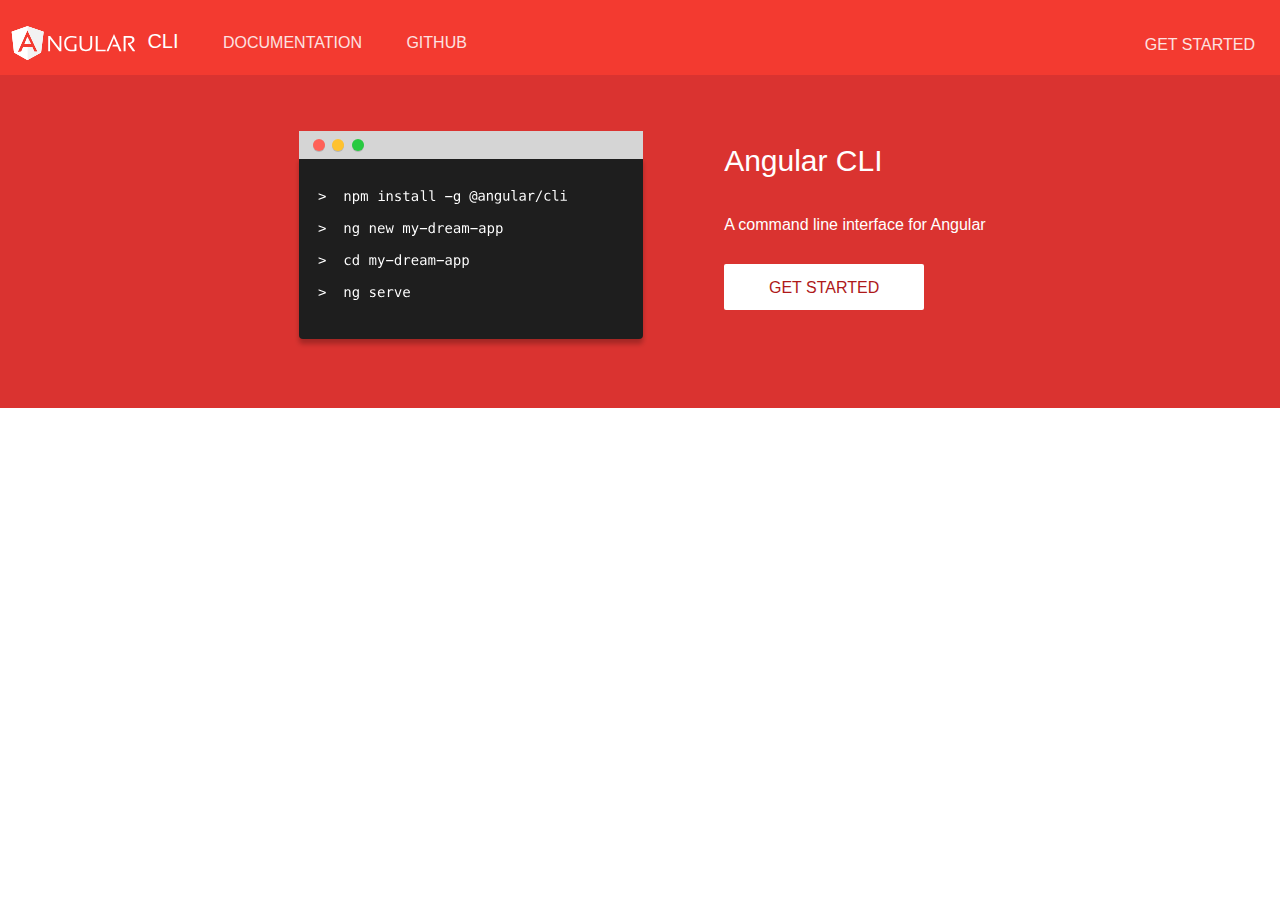
<file: angular/index.html>
<!DOCTYPE html>
<html lang>
<head>
  <title>Angular</title>
  <link rel="stylesheet" href="./style.css">
</head>
<body>
  <div class="container1">
    <div class="nav">
      <img src="angular-logo-with-text.svg">
      <span class="CLI">CLI</span>
      <a class="documentation" href="#">DOCUMENTATION</a>
      <a class="GITHUB" href="#">GITHUB</a>
      <a class="GET-STARTED" href="#">GET STARTED</a>
    </div>

    <div class="conteiner">
      <div class="logocontainer">
        <img src="cli-logo.svg">
      </div>
      <div class="textcontainer">
        <h4>Angular CLI</h4>
        <h5>A command line interface for Angular</h5>
        <a class="STARTED" href="#">GET STARTED</a>
      </div>
    </div>
  </div>
</body>
</html>
</file>
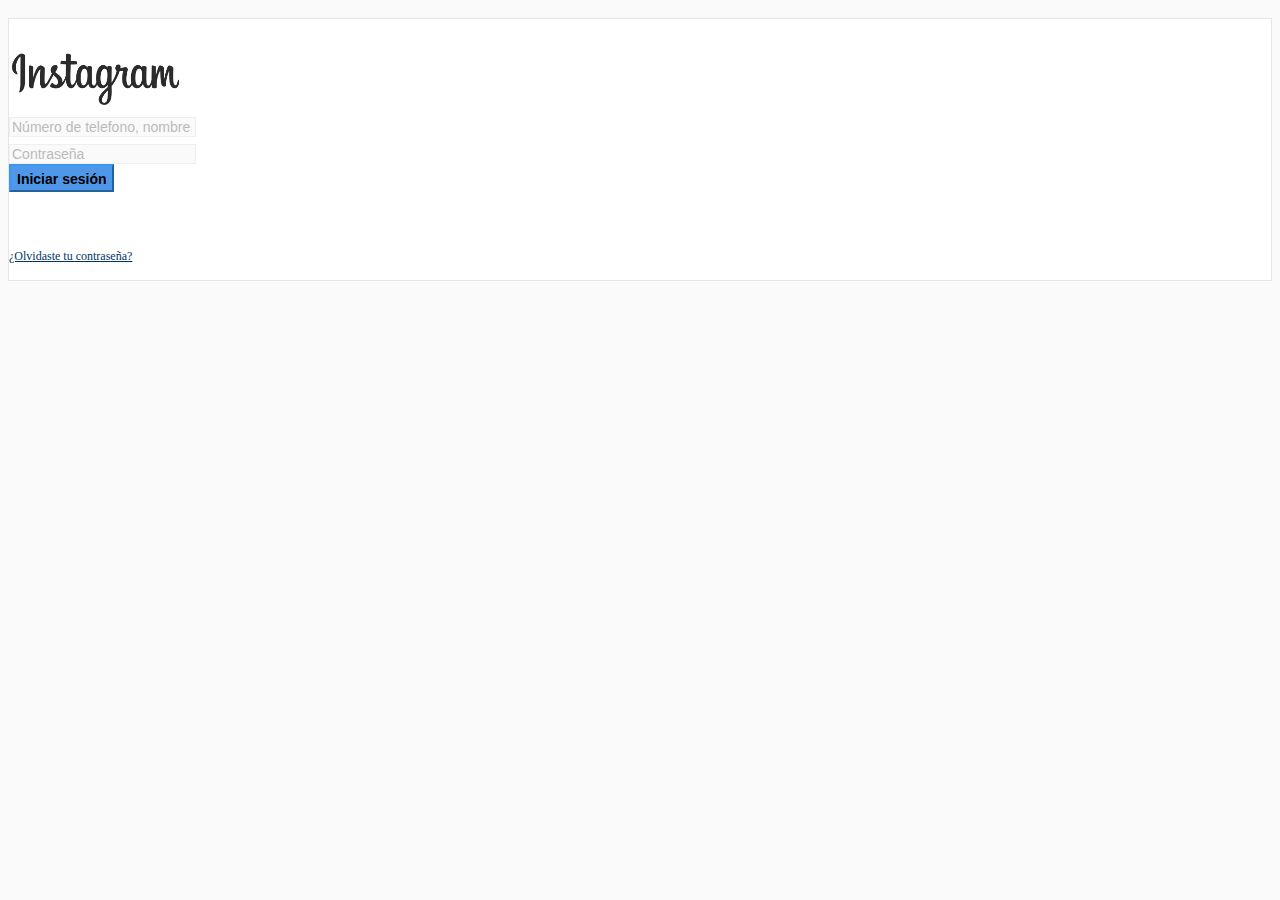
<file: Instagram/index.html>
<!doctype html>
<html lang="en">
  <head>
    <title>Instagram</title>
    <!-- Required meta tags -->
    <meta charset="utf-8">
    <meta name="viewport" content="width=device-width, initial-scale=1, shrink-to-fit=no">

    <!-- Bootstrap CSS -->
    <link rel="stylesheet" href="https://maxcdn.bootstrapcdn.com/bootstrap/4.0.0-beta.2/css/bootstrap.min.css" integrity="sha384-PsH8R72JQ3SOdhVi3uxftmaW6Vc51MKb0q5P2rRUpPvrszuE4W1povHYgTpBfshb" crossorigin="anonymous">
    <link rel="stylesheet" href="./styles.css">
  </head>
  <body>
    <div class="container-fluid contenedor">
      <div class="row justify-content-center">
        <div class="col 12 col-sm-2 col-lg-3 margen">
          <div class="title d-flex justify-content-center borde">
            <img src="instagra.jpg">

          </div>
          <form>
            <div class="form-group subcontenedor">

              <input type="email" class="form-control caja1" id="exampleInputEmail1" aria-describedby="emailHelp" placeholder="Número de telefono, nombre de usuario">

            </div>
            <div class="form-group">

              <input type="password" class="form-control caja2 mb-1" id="exampleInputPassword1" placeholder="Contraseña">
            </div>
            <div class="form-group">
              <button type="submit" class="btn btn-primary form-control caja3 mb-1">Iniciar sesión</button>
              <div class="recordar d-flex justify-content-center caja4 mt-2">
                <p><a href="#">¿Olvidaste tu contraseña?</a></p>
              </div>

            </div>

          </form>
        </div>
      </div>


    </div>

    <!-- Optional JavaScript -->
    <!-- jQuery first, then Popper.js, then Bootstrap JS -->
    <script src="https://code.jquery.com/jquery-3.2.1.slim.min.js" integrity="sha384-KJ3o2DKtIkvYIK3UENzmM7KCkRr/rE9/Qpg6aAZGJwFDMVNA/GpGFF93hXpG5KkN" crossorigin="anonymous"></script>
    <script src="https://cdnjs.cloudflare.com/ajax/libs/popper.js/1.12.3/umd/popper.min.js" integrity="sha384-vFJXuSJphROIrBnz7yo7oB41mKfc8JzQZiCq4NCceLEaO4IHwicKwpJf9c9IpFgh" crossorigin="anonymous"></script>
    <script src="https://maxcdn.bootstrapcdn.com/bootstrap/4.0.0-beta.2/js/bootstrap.min.js" integrity="sha384-alpBpkh1PFOepccYVYDB4do5UnbKysX5WZXm3XxPqe5iKTfUKjNkCk9SaVuEZflJ" crossorigin="anonymous"></script>
  </body>
</html>
</file>
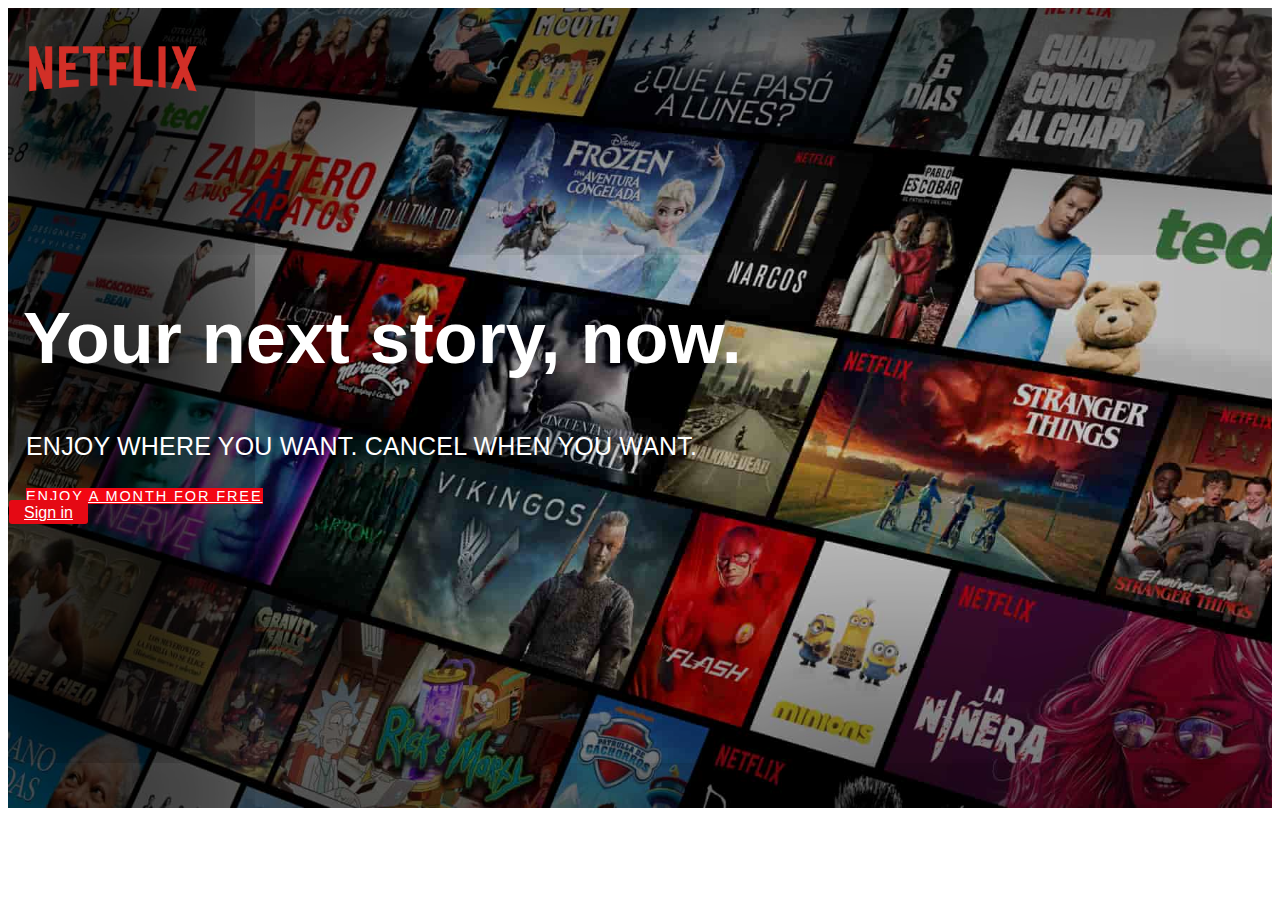
<file: netflix/index.html>
<!doctype html>
<html lang="en">
  <head>
    <title>Netflix</title>
    <!-- Required meta tags -->
    <meta charset="utf-8">
    <meta name="viewport" content="width=device-width, initial-scale=1, shrink-to-fit=no">

    <!-- Bootstrap CSS -->
    <link rel="stylesheet" href="https://maxcdn.bootstrapcdn.com/bootstrap/4.0.0-beta.2/css/bootstrap.min.css" integrity="sha384-PsH8R72JQ3SOdhVi3uxftmaW6Vc51MKb0q5P2rRUpPvrszuE4W1povHYgTpBfshb" crossorigin="anonymous">
    <link rel="stylesheet" href="./styles.css">
  </head>
  <body>
    <div class="container-fluid contenedor">
      <div class="row">
        <div class="col-11">
          <div class="netflix">
            <img src="Pasted image at 2017_11_16 01_54 AM.png">
          </div>
          <h1>Your next story, now.</h1>
          <p>ENJOY WHERE YOU WANT. CANCEL WHEN YOU WANT.</p>
          <a href="#" class="btn btn-danger boton-uno">ENJOY A MONTH FOR FREE</a>
        </div>
        <div class="col-1 col-offset-1 contenedor2 ">
          <a href="#" class="btn btn-danger boton-dos">Sign in</a>
        </div>
      </div>
    </div>
    <!-- Optional JavaScript -->
    <!-- jQuery first, then Popper.js, then Bootstrap JS -->
    <script src="https://code.jquery.com/jquery-3.2.1.slim.min.js" integrity="sha384-KJ3o2DKtIkvYIK3UENzmM7KCkRr/rE9/Qpg6aAZGJwFDMVNA/GpGFF93hXpG5KkN" crossorigin="anonymous"></script>
    <script src="https://cdnjs.cloudflare.com/ajax/libs/popper.js/1.12.3/umd/popper.min.js" integrity="sha384-vFJXuSJphROIrBnz7yo7oB41mKfc8JzQZiCq4NCceLEaO4IHwicKwpJf9c9IpFgh" crossorigin="anonymous"></script>
    <script src="https://maxcdn.bootstrapcdn.com/bootstrap/4.0.0-beta.2/js/bootstrap.min.js" integrity="sha384-alpBpkh1PFOepccYVYDB4do5UnbKysX5WZXm3XxPqe5iKTfUKjNkCk9SaVuEZflJ" crossorigin="anonymous"></script>
  </body>
</html>
</file>
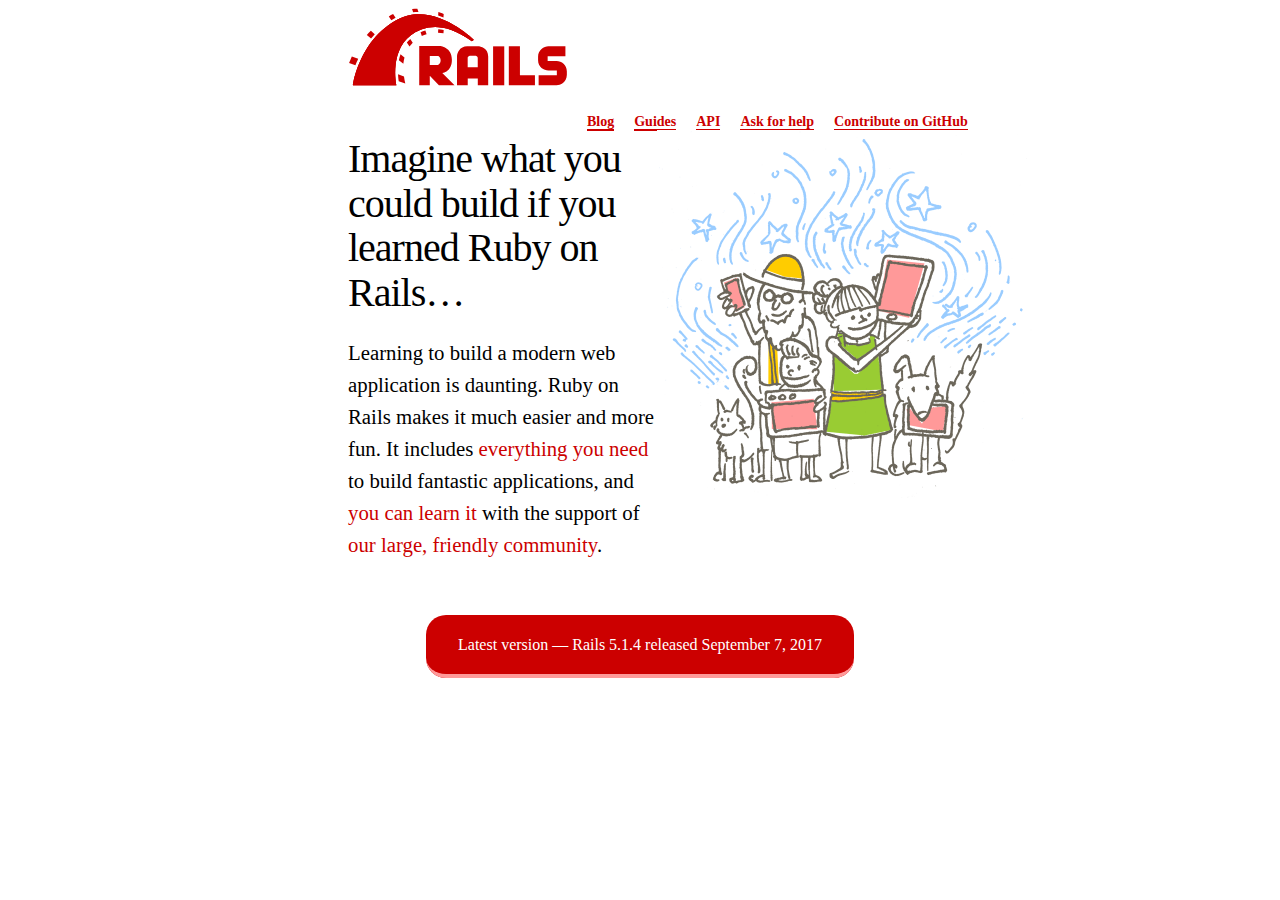
<file: rails/index.html>
<!DOCTYPE html>
<html>
<head>
  <title>Rails</title>
  <link rel="stylesheet" href="./styles.css">
</head>
<body>
  <div class="container">
    <img class="logo-rails" src="rails-logo.svg">
    <div class="menu">
      <ul>
        <li class="blog">
            <a href="#">Blog</a>
        </li>
        <li class="guides">
          <a href="#">Guides</a>
        </li>
        <li class="api">
          <a href="#">API</a>
        </li>
        <li class="ask">
          <a href="#">Ask for help</a>
        </li>
        <li class="Contribute">
          <a href="#">Contribute on GitHub</a>
        </li>
      </ul>
    </div>
  </div>



  <div class="container2">
    <img class="figura" src="imagine.png">
    <h1>Imagine what you could build if you learned Ruby on Rails…</h1>
    <div class="parrafo">
      <p>Learning to build a modern web application is daunting. Ruby on Rails makes it much easier and more fun. It includes <a href="everything-you-need">everything you need</a> to build fantastic applications, and <a href="http://guides.rubyonrails.org/getting_started.html">you can learn it</a> with the support of <a href="community">our large, friendly community</a>.</p>
    </div>
  </div>
  <div class="caja">
    <p>
      <a href="#">Latest version — Rails 5.1.4 released September 7, 2017</a>
    </p>

  </div>

</body>
</html>
</file>
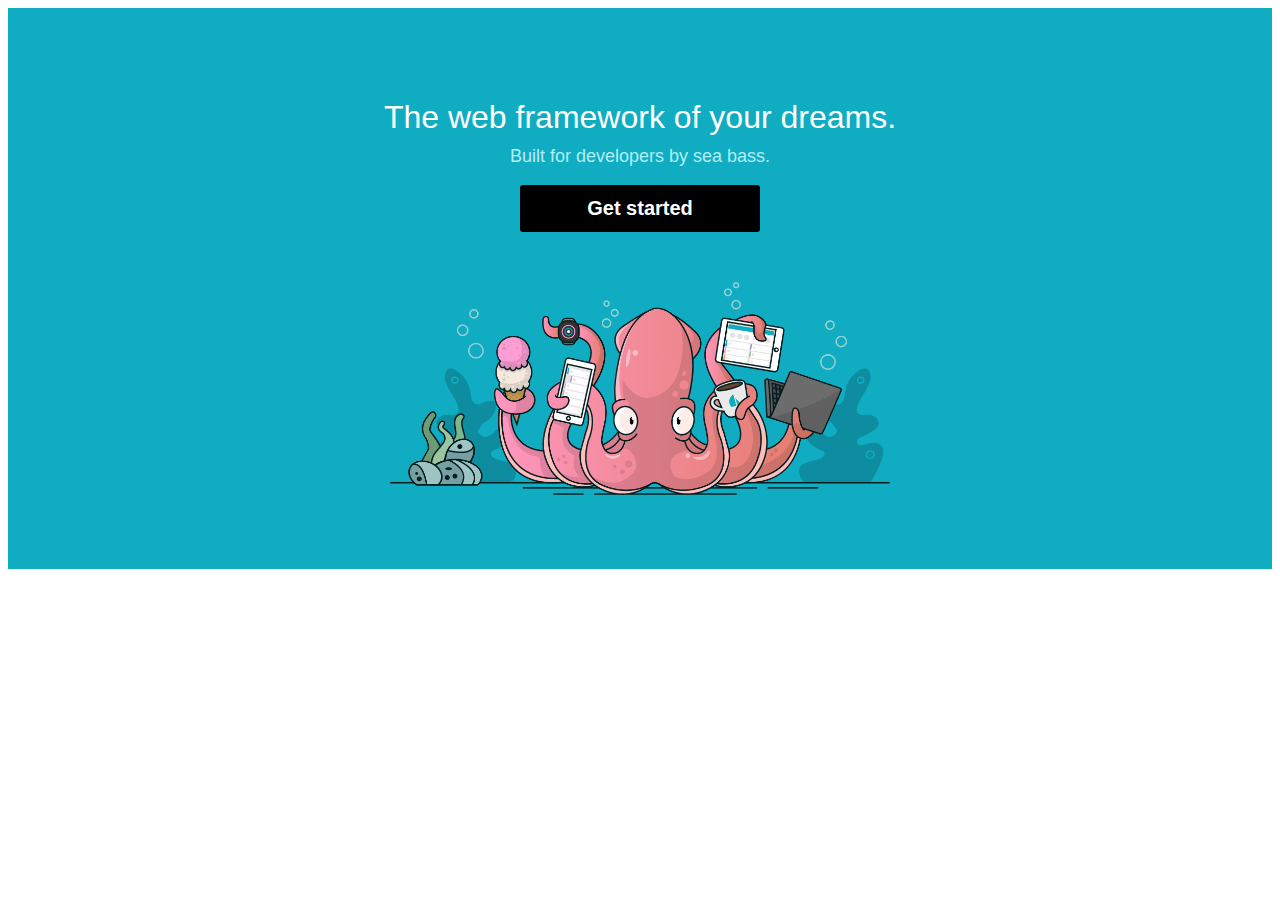
<file: SailsJS/index.html>
<!doctype html>
<html>
    <head>
        <meta charset="utf-8">
        <title>SailsJS</title>
        <link rel="stylesheet" href="./styles.css">
    </head>
    <body>
        <div class="container">
            <div>
                <div class="tagline">
                    <h1>The web framework of your dreams.</h1>
                    <h3>Built for developers by sea bass.</h3>
                    <a class="button" href="https://sailsjs.com/get-started">Get started</a>
                </div>
                  <div class="image">
                    <img src="./hero_squid@2x.png">
                  </div>
            </div>
        </div>
    </body>
</html>
</file>
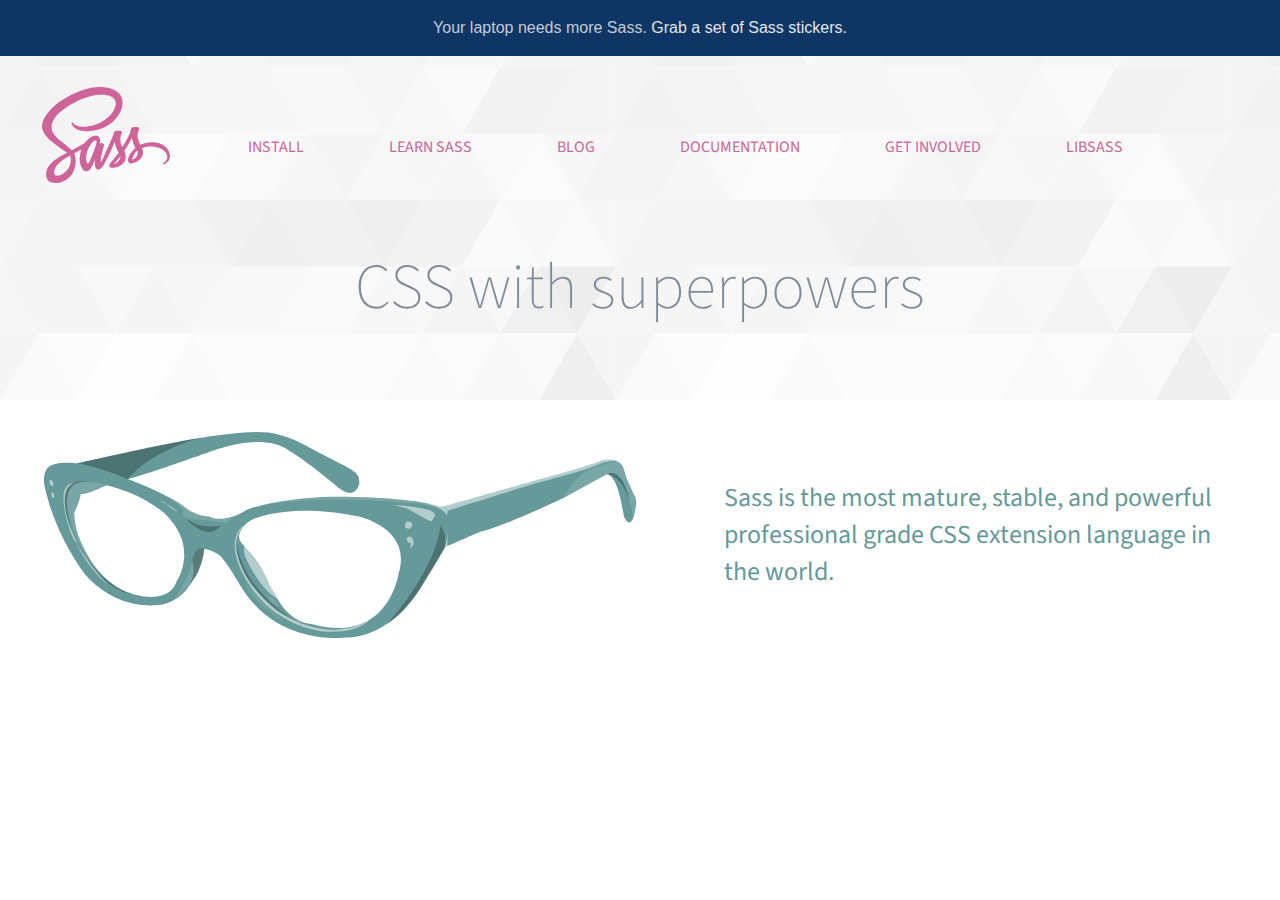
<file: sass/index.html>
<!DOCTYPE html>
<html lang>
<head>
  <title></title>
  <link href="https://fonts.googleapis.com/css?family=Source+Sans+Pro" rel="stylesheet">
  <link rel="stylesheet" href="./style.css">
</head>
<body>
  <div class="contenedor">
    <div class="encabezado-azul">
      <p>Your laptop needs more Sass. <a href="https://devswag.com/products/sass-stickers-4">Grab a set of Sass stickers.</a></p>
    </div>
    <div class="menu">
      <img src="logo-b6e1ef6e.svg">
      <ul>
        <li><a href="#">INSTALL</a></li>
        <li><a href="#">LEARN SASS</a></li>
        <li><a href="#">BLOG</a></li>
        <li><a href="#">DOCUMENTATION</a></li>
        <li><a href="#"> GET INVOLVED</a></li>
        <li><a href="#">LIBSASS</a></li>
      </ul>
    </div>
    <div class="titulo">
      <h1>CSS with superpowers</h1>
    </div>
    <div class="lentes">
      <img src="glasses-2087d741.svg">
      <p>Sass is the most mature, stable, and powerful professional grade CSS extension language in the world.</p>
    </div>
  </div>

</body>
</html>
</file>
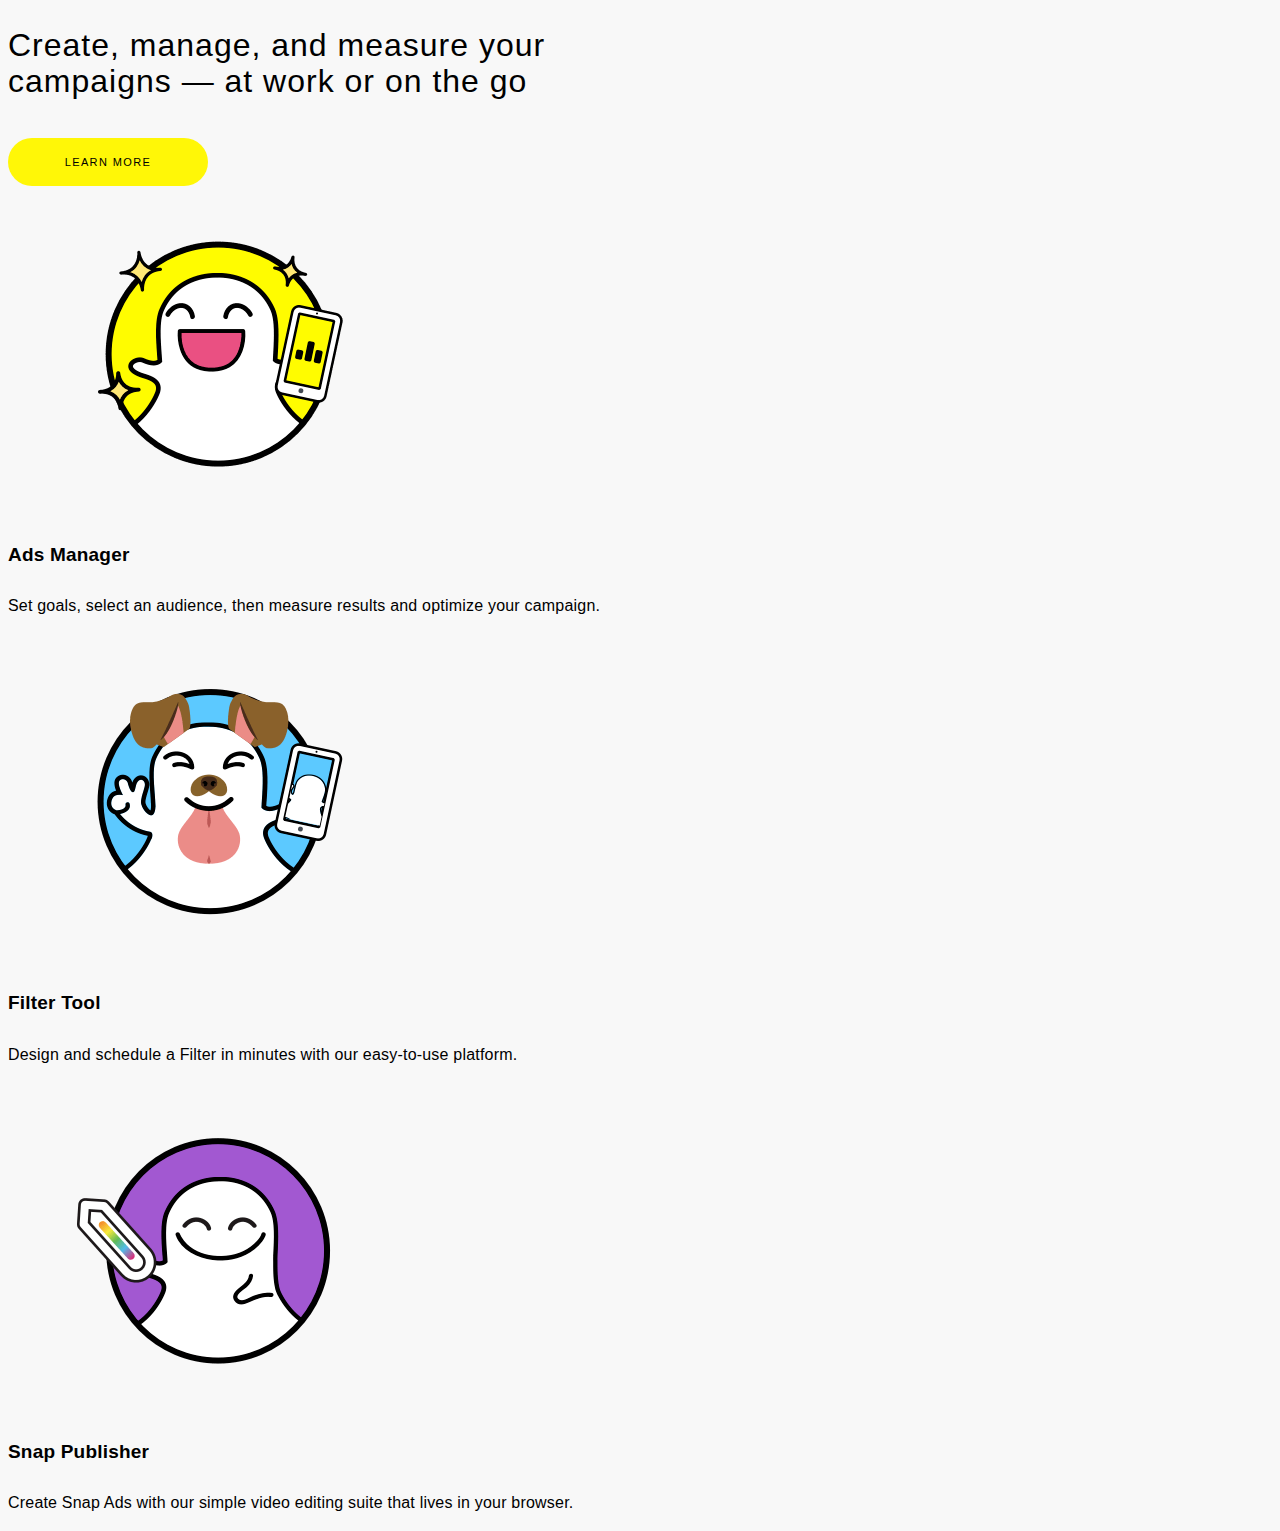
<file: snap/index.html>
<!doctype html>
<html lang="en">
  <head>
    <title>Snapchat</title>
    <!-- Required meta tags -->
    <meta charset="utf-8">
    <meta name="viewport" content="width=device-width, initial-scale=1, shrink-to-fit=no">

    <!-- Bootstrap CSS -->
    <link rel="stylesheet" href="https://maxcdn.bootstrapcdn.com/bootstrap/4.0.0-beta.2/css/bootstrap.min.css" integrity="sha384-PsH8R72JQ3SOdhVi3uxftmaW6Vc51MKb0q5P2rRUpPvrszuE4W1povHYgTpBfshb" crossorigin="anonymous">
    <link rel="stylesheet" href="./styles.css">
  </head>
  <body>
    <div class="container-fluid contenedor">
      <div class="row d-flex flex-column align-items-center pt-5">
        <h2 class="col-6 text-center" >Create, manage, and measure your campaigns — at work or on the go</h2>
        <button type="button" class="btn col-2">LEARN MORE</button>
      </div>
      <div class="row d-flex justify-content-center text-center pt-5">
        <div class="col-12 col-lg-4 ">
          <img class="una w-50" src="ic_ad-tools_ads-manager@2x.png">
          <h4>Ads Manager</h4>
          <p>Set goals, select an audience, then measure results and optimize your campaign.</p>
        </div>

        <div class="col-12 col-lg-4">
          <img class="dos w-50" src="ic_ad-tools_filter@2x.png">
          <h4>Filter Tool</h4>
          <p>Design and schedule a Filter in minutes with our easy-to-use platform.</p>
        </div>
        <div class="col-12 col-lg-4">
          <img class="tres w-50" src="ic_ad-tools_snap-publisher@2x.png">
          <h4>Snap Publisher</h4>
          <p>Create Snap Ads with our simple video editing suite that lives in your browser.</p>
        </div>

      </div>
    </div>

    <!-- Optional JavaScript -->
    <!-- jQuery first, then Popper.js, then Bootstrap JS -->
    <script src="https://code.jquery.com/jquery-3.2.1.slim.min.js" integrity="sha384-KJ3o2DKtIkvYIK3UENzmM7KCkRr/rE9/Qpg6aAZGJwFDMVNA/GpGFF93hXpG5KkN" crossorigin="anonymous"></script>
    <script src="https://cdnjs.cloudflare.com/ajax/libs/popper.js/1.12.3/umd/popper.min.js" integrity="sha384-vFJXuSJphROIrBnz7yo7oB41mKfc8JzQZiCq4NCceLEaO4IHwicKwpJf9c9IpFgh" crossorigin="anonymous"></script>
    <script src="https://maxcdn.bootstrapcdn.com/bootstrap/4.0.0-beta.2/js/bootstrap.min.js" integrity="sha384-alpBpkh1PFOepccYVYDB4do5UnbKysX5WZXm3XxPqe5iKTfUKjNkCk9SaVuEZflJ" crossorigin="anonymous"></script>
  </body>
</html>
</file>
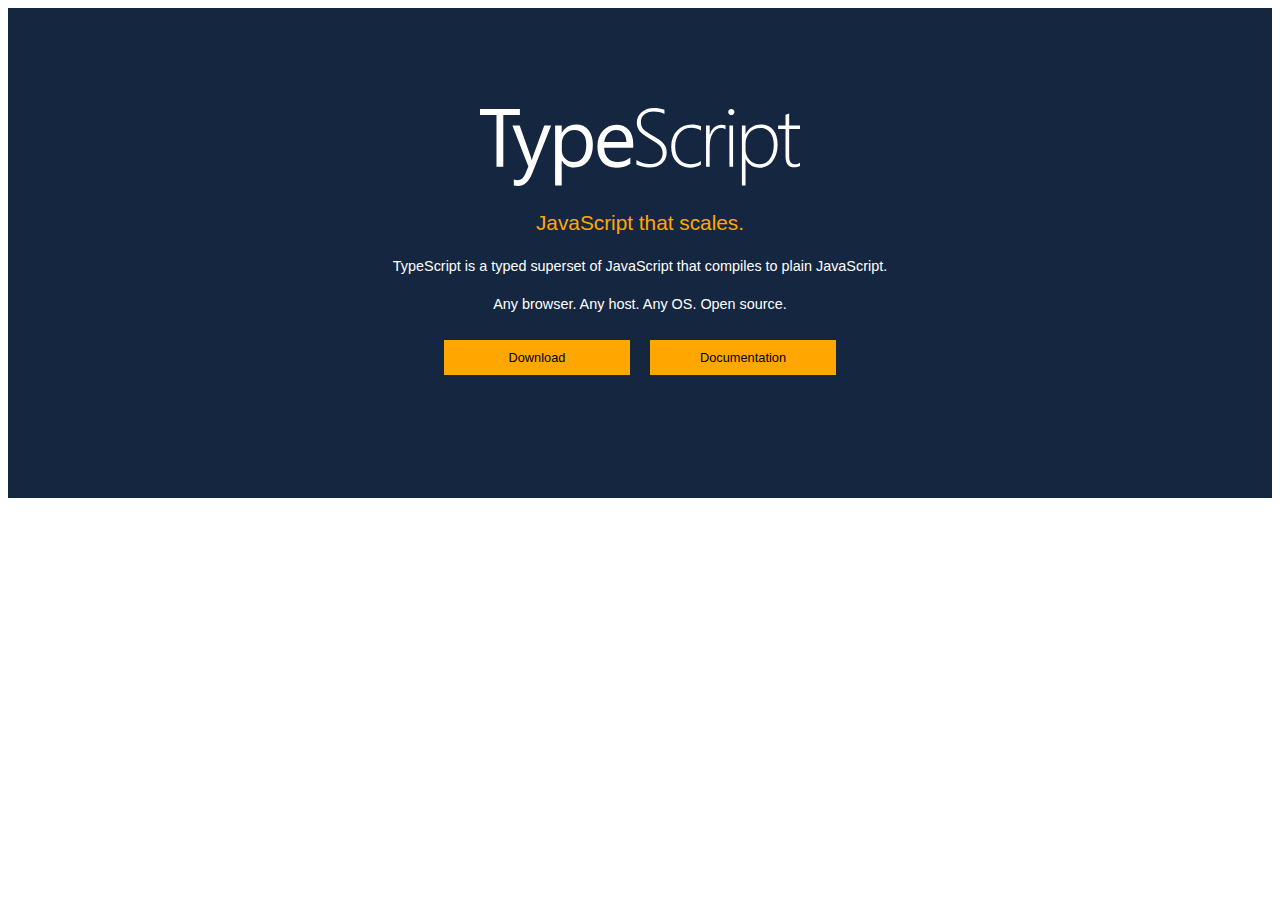
<file: typescript/index.html>
<!doctype html>

<html>
<head>
  <title>TypeScript</title>
  <link rel="stylesheet" href="./style.css">
</head>
<body>
  <div class="container">
    <div class="imagen">
      <img src="logo_nocircle.svg">
    </div>
    <div class="bannertext">
      <div class="bannerTextHeadline">
        <p>JavaScript that scales.</p>
      </div>
      <p>TypeScript is a typed superset of JavaScript that compiles to plain JavaScript.</p>
      <p>Any browser. Any host. Any OS. Open source.</p>
    </div>
    <div class="botton">
      <a class="Download" href="https://www.typescriptlang.org/#download-links">Download</a>
      <a class="Documentation" href="https://www.typescriptlang.org/docs/home.html">Documentation</a>
    </div>
  </div>
</body>
</html>
</file>
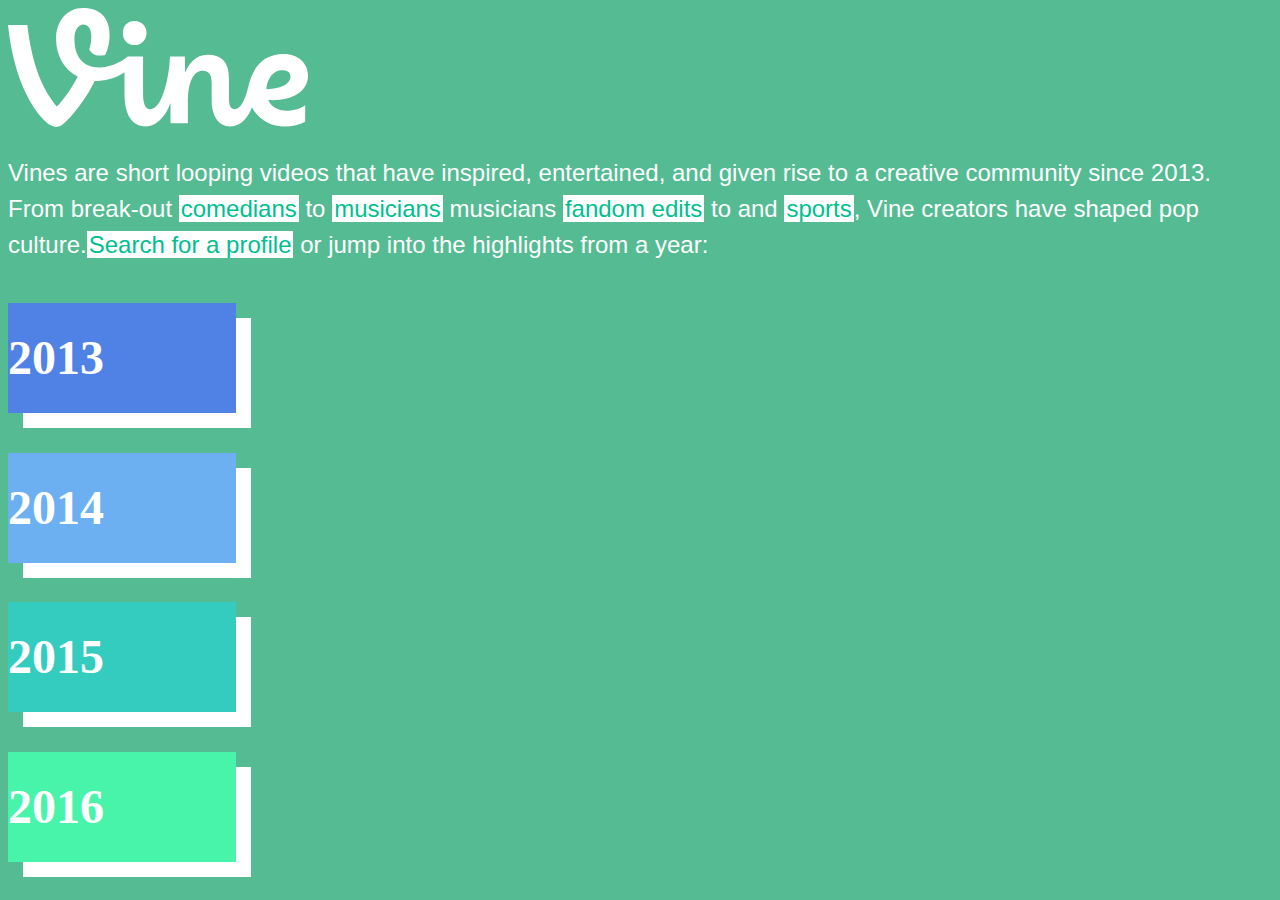
<file: vine/index.html>
<!doctype html>
<html lang="en">
  <head>
    <title>Vine</title>
    <!-- Required meta tags -->
    <meta charset="utf-8">
    <meta name="viewport" content="width=device-width, initial-scale=1, shrink-to-fit=no">

    <!-- Bootstrap CSS -->
    <link rel="stylesheet" href="https://maxcdn.bootstrapcdn.com/bootstrap/4.0.0-beta.2/css/bootstrap.min.css" integrity="sha384-PsH8R72JQ3SOdhVi3uxftmaW6Vc51MKb0q5P2rRUpPvrszuE4W1povHYgTpBfshb" crossorigin="anonymous">
    <link rel="stylesheet" href="./styles.css">
  </head>
  <body>
    <div class="container-fluid contenedor">
      <div class="row d-flex align-items-center flex-column  p-5">
        <img class="imagen" src="vine_logo_white.svg">
        <p class="texto col-11 text-center">Vines are short looping videos that have inspired, entertained, and given rise to a creative community since 2013. From break-out  <span>comedians</span> to <span>musicians</span> musicians <span>fandom edits</span> to and <span>sports</span>, Vine creators have shaped pop culture.<span>Search for a profile</span> or jump into the highlights from a year:</p>
      </div>

      <div class="container">

       <div class="row  contenedor2-row">
        <div class="col-3 col-lg-3">
          <div class="d-flex justify-content-center align-items-center azul years">
            <h2>2013</h2>
          </div>
        </div>
        <div class="col-3 col-lg-3">
          <div class="d-flex justify-content-center align-items-center azul-claro years">
            <h2>2014</h2>
          </div>
        </div>
        <div class="col-3 col-lg-3">
          <div class="d-flex justify-content-center align-items-center verde years">
            <h2>2015</h2>
          </div>
        </div>
        <div class="col-3 col-lg-3">
          <div class="d-flex justify-content-center align-items-center verde-claro years">
            <h2>2016</h2>
          </div>
        </div>
      </div>

      </div>
    </div>

    <!-- Optional JavaScript -->
    <!-- jQuery first, then Popper.js, then Bootstrap JS -->
    <script src="https://code.jquery.com/jquery-3.2.1.slim.min.js" integrity="sha384-KJ3o2DKtIkvYIK3UENzmM7KCkRr/rE9/Qpg6aAZGJwFDMVNA/GpGFF93hXpG5KkN" crossorigin="anonymous"></script>
    <script src="https://cdnjs.cloudflare.com/ajax/libs/popper.js/1.12.3/umd/popper.min.js" integrity="sha384-vFJXuSJphROIrBnz7yo7oB41mKfc8JzQZiCq4NCceLEaO4IHwicKwpJf9c9IpFgh" crossorigin="anonymous"></script>
    <script src="https://maxcdn.bootstrapcdn.com/bootstrap/4.0.0-beta.2/js/bootstrap.min.js" integrity="sha384-alpBpkh1PFOepccYVYDB4do5UnbKysX5WZXm3XxPqe5iKTfUKjNkCk9SaVuEZflJ" crossorigin="anonymous"></script>
  </body>
</html>
</file>
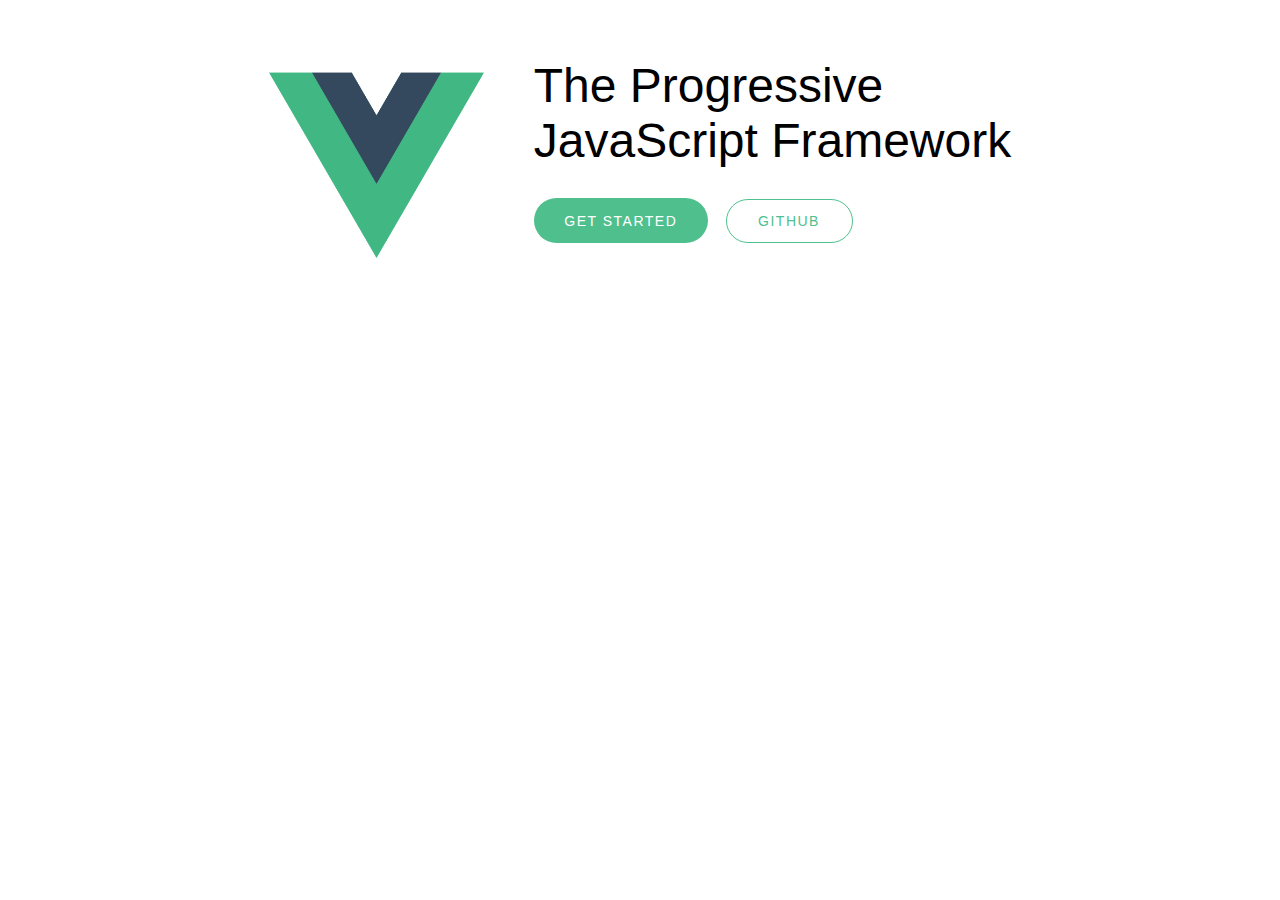
<file: vueJs/index3.html>
<!DOCTYPE html>
<html lang="en">
<head>
  <meta charset="utf-8">
  <meta description="A VueJs replica">
  <title>VueJs</title>
  <link rel="stylesheet" type="text/css" href="./styles.css">
</head>
<body>
  <div class="conteiner">
    <div class="left">
      <img src="logo.png">
    </div>
    <div class="right">
      <div class="top">
        <h1>The Progressive<br>JavaScript Framework</h1>
      </div>
      <div class="sub">
        <button class="started" type="button">GET STARTED</button>
        <button class= "two" type="button">GITHUB</button>
      </div>
    </div>
  </div>
</body>
</html>
</file>
<file: angular/style.css>
body {

 margin: 0;
}

.container1 {
  background-color: #DA3330;
}

.nav {
 background-color: #F33A30;
 padding: 10px;
 font-family: "Roboto","Helvetica","Arial",sans-serif;


}

a {
  text-decoration: none;
  color: #FDE2E1;
  display: inline-block;
  padding-top: 24px;

}

.GET-STARTED {
  position: absolute;
  right:25px;
  top: 12px;
}

.GITHUB {
  margin-left: 40px;
}

.documentation {
  padding-left: 10px;
  padding-right 10px;


}

.nav a:hover {
  background-color: #D73230;

}

.CLI {
  color: #fff;
  display: inline-block;
  padding-top: 10px;
  padding-bottom: 10px;
  margin-left: 8px;
  margin-right: 30px;
  font-size: 20px;
  line-height: 28px;
  font-family: "Roboto","Helvetica","Arial",sans-serif;
}

.nav img {
  vertical-align: middle;
}


.conteiner {
  width: 60%;
  padding-top: 4%;
  padding-bottom: 4%;
  display: flex;
  justify-content: space-around;
  margin: auto;



}

.textcontainer h4 {
  color: #fff;
  display: inline-block;
  font-family: "Roboto","Helvetica","Arial",sans-serif;
  font-size: 30px;
  font-weight: 400;
  line-height: 40px;
  margin-bottom: 15px;
  margin-top: 15px;
}

.textcontainer h5 {
  color: #fff;
  font-size: 16px;
  font-weight: 300;
  line-height: 28px;
  margin-bottom: 25px;
  margin-top: 15px;
  max-width: 300px;
  font-family: "Roboto","Helvetica","Arial",sans-serif;

}
 .STARTED {
  text-decoration: none;
  color: #AE191A;
  font-family: "Roboto","Helvetica","Arial",sans-serif;
  background-color: #FFFFFF;
  height: 45px;
  line-height: 45px;
  min-width: 140px;
  padding-top: 1px;
  padding-bottom: 0px;
  padding-left: 30px;
  padding-right: 30px;
  border-radius: 2px;
  width: 100px;
  text-align: center;

 }

 .textcontainer {
  margin-right: 1px;
 }
</file>
<file: Instagram/styles.css>
body {
background-color:#FAFAFA;

}

.contenedor {
  padding-top: 10px;
}

.contenedor img {
  height: 61px;
  width: 175px;
  margin-bottom: 3px;

}

.borde {
  padding-top: 30px;
}

p {
padding-top: 3%;
}

.margen {
  border: 1px solid #e6e6e6;
  background-color: #FFFFFF;
}

.caja1 {
  background-color:#FAFAFA;
  border: 1px solid #efefef;
  font-size: 14px;
}

.caja2 {
  background-color:#FAFAFA;
  border: 1px solid #efefef;
  font-size: 14px;
  font-weight: 5;
}

.caja3 {
  background-color:#4F98E9;
  border-color: #3897f0;
  height: 28px;
  font-size: 14px;
  font-weight: 600;
  padding-top: 3px;

}

.caja4 a{
  color: #003569;
  font-size: 12px;
    line-height: 14px;
}

.subcontenedor {
  margin-bottom: 7px;
}

::-webkit-input-placeholder {
  font-size: 14px;
  font-weight: 100;
  color: #BABABA;
}
</file>
<file: netflix/styles.css>
body {

}

.contenedor {
  background-image: url("./CO-es-20171106-popsignuptwoweeks-perspective_alpha_website_small.jpg") ;
  background-size: cover;
  height: 800px;
  color: white;
  font-family: 'Helvetica Neue',Helvetica,Arial,sans-serif;
  -webkit-font-smoothing: antialiased;
-webkit-box-shadow: inset 200px 5px 252px 86px rgba(0,0,0,0.88);
-moz-box-shadow: inset 200px 5px 252px 86px rgba(0,0,0,0.88);
box-shadow: inset 200px 5px 252px 86px rgba(0,0,0,0.88);

}

.contenedor img {
      width: 170px;
    height: 85px;
    margin-left: 20px;
    fill: #e50914;

}

.contenedor h1 {
  font-size: 4.5em;
  font-weight: 700;
  padding-top: 100px;
    margin-top: 100px;
    margin-left: 15px;

}

.contenedor p {
  font-size: 25px;
  letter-spacing: .2px;
  padding-top: 5px;
    margin-left: 10px;
    padding-left: 8px;

}


.contenedor .boton-uno {
  background-color: #F30713;
  color: #fff;
  font-size: 14.5px;
  letter-spacing: 1.9px;
  vertical-align: middle;
  border: 0;
  margin-left: 18px;
}

.contenedor .boton-dos {
  color: #fff;
    background-color: #e50914;
    font-weight: 400;

    border-radius: 3px;
    font-size: 16px;

        margin-top: 14px;
    margin-right: -10;
    margin-left: 1px;
    padding-bottom: 3px;
    padding-top: 4px;
    margin-right: 25px;
        padding-right: 15px;
    padding-left: 15px;
}

.contenedor2 {
      right: 25px;
}
</file>
<file: rails/styles.css>
body {
  font-family: Georgia, serif;
  background-color: white;
      padding-left: 220px;
    padding-right: 220px;
}


.logo-rails {
  width: 220px;
  height: 78px;
  margin-left: 80px;
  padding-left: 40px;
}

.container .menu {
  margin-top: 10px;
  width: 500px;
  float: right;
  font-size: 14px;
  font-weight: 900;
  margin-right: 15px;
}

.menu ul li a  {
  border-bottom: 2px solid #cc0000;
  }




ul li  {
display:block;
float:left;
padding:0 10px;

}


a {
  color: #cc0000;
  text-decoration: none;
}

.container2 .figura {
  float: right;
  width: 375px;
  height: 375px
  margin-right: 20px;
  padding-right: 20px;
}


h1 {
  font-weight: normal;
  line-height: 2.8rem;
  font-size: 2.5rem;
  letter-spacing: -1px;
  color: black;

  padding-top: 20px;
  margin-left: 80px;
  padding-left: 40px;
  margin-bottom: 16px;
  padding-bottom: 0px;
  margin-right: 0px;
  padding-right: 0px;
}

.parrafo p {
  line-height: 2rem;
  font-size: 1.3rem;
  margin-left: 80px;
  padding-left: 40px;
}

.caja {
  text-align: center;
  margin: 3rem auto;
  margin-top: 75px;
}

.caja a {
  background-color: #cc0000;
  color: white;
  padding: 1.3rem 2rem;
  border-radius: 20px;
  border-bottom: 4px solid #ff9999;

}
</file>
<file: SailsJS/styles.css>
.container {
  background-color: #10ACC2;
  font-family: proxima-nova-soft,Helvetica,Arial,sans-serif;
  display: flex;
  justify-content: center;
  padding: 70px;
}

.container .tagline {
  display: flex;
  justify-content: center;
  flex-direction: column;
}

.container .tagline h1 {
  color: white;
  font-weight: 400;
  font-size: 32px;
  text-align: center;
  margin-bottom: 0px;

}

.container .tagline h3 {
  color: #B1EEF7;
  font-size: 18px;
  text-align: center;
  margin-top: 10px;
  font-weight: 300;
}

.container .tagline .button {
  text-decoration: none;
  color: white;
  background-color: black;
  font-size: 20px;
  font-weight: 700;
  padding: 12px 25px;
  width: 190px;
  margin: auto;
  text-align: center;
  border-radius: 3px;
  margin-bottom: 50px

}

.container .tagline .button:hover {
  color: #10ACC2
}

.container .image {
  margin-left: 200px;
  margin-right: 200px;

}

.container .image img {
  width: 500px;
}
</file>
<file: sass/style.css>
body {
  margin: 0;
  font-family: 'Source Sans Pro', sans-serif;
}

.contenedor {
  background-image: url(grey.svg);
  background-repeat: repeat-x;

}


.encabezado-azul {
  background-color: #0E3563;
  color: #C3CCD8;
  text-align: center;
  font-family: helvetica;
  padding: 3px;

}

.encabezado-azul a {
 color: #E6E6E6;
 text-decoration: none;
}

.menu {
  display: flex;
}

.menu img {
  height: 128px;
  width: 128px;
  margin-left: 42px;
  margin-top: 15px;
}

.menu ul {
  display: flex;
  justify-content: space-around;
  width: 75%;
  padding-left: 35px;
  margin-top:80px;

}

.menu a {
  text-decoration: none;
  color: #c69;
}

.menu li {
  list-style: none;
}

.contenedor .titulo h1 {

  text-align: center;
  color: #828C98;
  font-weight: 100;
  font-size: 4em;
}


.lentes img {
  height: 206px;
  width: 592px;

}

.lentes {
  padding-top: 55px;
  display: flex;
  justify-content: space-around;
  align-items: center;

}

.lentes p {
  width: 40%;
  font-size: 26px;
  color: #699;

}
</file>
<file: snap/styles.css>
body {
  background:#F8F8F8;
      text-rendering: optimizeLegibility;
      -webkit-font-smoothing: antialiased;
}

.contenedor h2 {
  font-size: 32px;
  line-height: 36px;
  font-family: AvenirNext, sans-serif;
  font-weight: 100;
  font-size: 32px;
  width: 669px;
  min-height: 72px;
  letter-spacing: 1px;
}

.btn {
  background-color: #FFF707;
  border-radius: 100px;
  border-color: transparent;
  color: black;
  font-family: AvenirNext-Bold, sans-serif;
  font-size: 11px;
  width: 200px;
  height: 48px;
  margin-top: 13px;
  letter-spacing: 1.4px;

}

.btn:hover {
  box-shadow: 0px 0px 25px #888888;
}

h4 {
  font-family: AvenirNext-DemiBold, sans-serif;
  font-size: 19px;
  line-height: 28px;
  letter-spacing: 0.2px;
  width: 100%;
  margin-top: 15px;
}

p{
  font-family: "Avenir Next", sans-serif;
    font-size: 16px;
    line-height: 24px;
    letter-spacing: 0.2px;
    width: 100%;
}
</file>
<file: typescript/style.css>
.container {
  background-color: #152740;
  display: flex;
  flex-direction: column;
  justify-content: center;
  padding-top: 100px;
  padding-bottom: 100px;
  font-family: "wf_segoe-ui_normal", Verdana, Geneva, Tahoma, sans-serif;
  margin-right: 0px;
  margin-left: 0px;

}

.container .imagen {
  width: 20em;
  height: auto;
  margin: auto;
}

.container .bannertext .bannerTextHeadline p {
  text-align: center;
  color: #FFA700;
  font-size: 1.3em;

}

.container .bannertext > p {
  text-align: center;
  color: white;
  font-size: 0.9em;
  line-height: 1.6em;
}

.container .botton {
  text-align: center;
  margin-right: 0px;
  margin-left: 0px;
  padding: 10px 16px;


}

.container .botton .Download  {
  margin-right: 1px;



}

.container .botton .Documentation {
  margin-left: 15px;
}

.container .botton a {
  background-color: #FFA700;
  color: black;
  padding: 10px 16px;
  font-size: 0.8em;
  border-radius: 0;
  width: 12em;
  margin-bottom: 1em;
  text-decoration: none;
  display: inline-block;

}
</file>
<file: vine/styles.css>
body {
  background-color: #54BB92;
}

.contenedor .imagen {
  width: 300px;
  height: 119px;

}

p{
  color: white;
  font-family: "Helvetica Neue",Helvetica,Arial,sans-serif;
  font-size: 24px;

    font-weight: 300;
    line-height: 1.5;


}

span {
  background-color: white;
  color: #00bf8f;
  font-weight: 400;
  padding-left: 2px;
    padding-right: 2px;
}





.contenedor .azul  {
  background-color: #5082e5;
  width: 228px;
  height: 110px;
  box-shadow: 15px 15px white;
  color: #fff;
  line-height: 110px;

}

.contenedor .azul-claro  {
  background-color: #6db0f2;
  width: 228px;
  height: 110px;
  box-shadow: 15px 15px white;
  color: #fff;
  line-height: 110px;

}

.contenedor .verde  {
  background-color: #33ccbf;
  width: 228px;
  height: 110px;
  box-shadow: 15px 15px white;
  color: #fff;
  line-height: 110px;


}
.contenedor .verde-claro  {
  background-color: #47f4a9;
  width: 228px;
  height: 110px;
  box-shadow: 15px 15px white;
  color: #fff;
  line-height: 110px;


}

.contenedor2-row h2 {
  font-size: 48px;
  font-weight: 600;
}

h2:hover {
  text-decoration: none;
  color: white;
}

.years:hover {
  box-shadow: none;
  margin-top: 10px;
  margin-left: 10px;
}
</file>
<file: vueJs/styles.css>
body {
  font-size: 15px;
  padding: 50px 40px;
}

.conteiner {
 display: flex;
 justify-content: center;



}



.left img {
  width: 215px;
  height: 215px;



}

.right {
  display: inline-block;
  padding-left: 50px;




}

.right .top h1 {
  font-family: "Source Sans Pro", "Helvetica Neue", Arial, sans-serif;
  font-weight: 300;
  font-size: 3.2em;
  margin: 0;
  -webkit-font-smoothing: antialiased;


}

.right .sub .started {
  background-color: #4fc08d;
  border-color: #4fc08d;
  width: 174px;
  height: 45px;
  box-shadow: none;
  border-style: none;
  border-radius: 25px;
  color: white;
  font-size: 14px;
  letter-spacing: 1.5px;

  margin-right: 1em;
}

.right .sub .two {
  background-color: #fff;
  border-color: #4fc08d;
  width: 127px;
  height: 44px;
  box-shadow: none;
  border: 1px solid #4fc08d;
  border-radius: 25px;
  color: #4fc08d;
  font-size: 14px;
  letter-spacing: 1.5px

}

.right .sub {
  margin: 2em 0;


}
</file>
